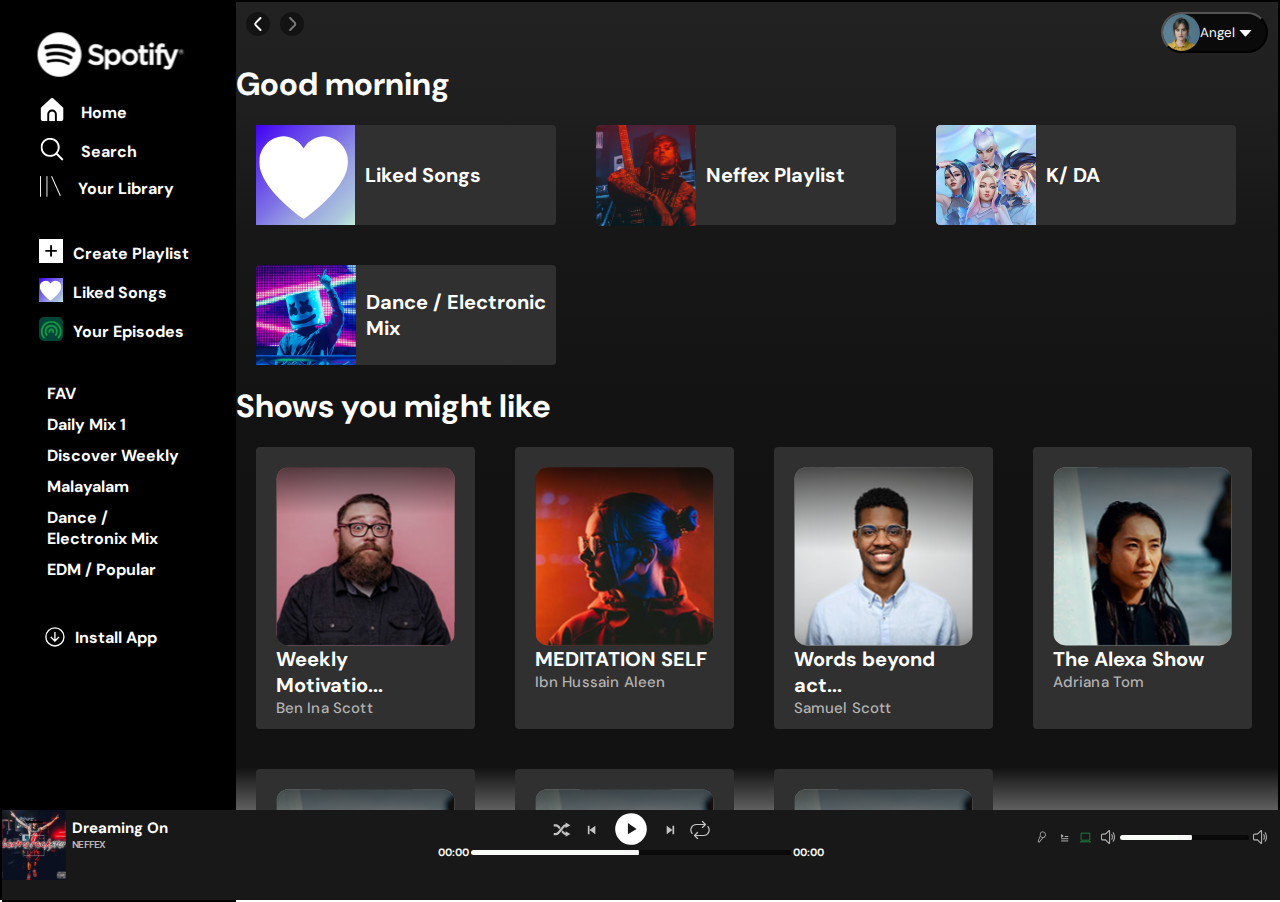
<file: index.html>
<!DOCTYPE html>
<html lang="en">
<head>
    <meta charset="UTF-8">
    <meta name="viewport" content="width=device-width, initial-scale=1.0">
    <title>SPOTIFY</title>
    <link rel="icon" sizes="16x16" type="image/png" href="https://open.spotifycdn.com/cdn/images/favicon16.1c487bff.png">
    <link rel="stylesheet" href="./styles.css">
</head>
<body>
    <div class="body">
        <div class="sidebar">
          <div id="spotify_logo"><img id=logo src="./assets/Spotify logo.svg"></div>
            
          <ul class="list list1">  
          <li><div><img class="logo1" src="./assets/fi-ss-home.svg"></div><a href="./index2.html">Home</a></li>
          <li><div><img class="logo1" src="./assets/fi-rs-search.svg"></div><a href="#">Search</a></li>
          <li><div><img class="logo1" src="./assets/library.svg"></div><a href="#">Your Library</a></li>
          </ul>
          <ul class="list">  
            <li><div><img class="logo1" id="plus_small" src="./assets/fi-ss-plus-small.svg"></div><a  href="#">Create Playlist</a></li>
            <li><div><img class="logo1" id="heart1" src="./assets/fi-ss-heart.svg"></div><a href="#">Liked Songs</a></li>
            <li><div><img class="logo1" id="publish" src="./assets/gg_media-podcast.svg"></div><a href="#">Your Episodes</a></li>
            </ul>
            <ul class="list">  
              <li><a href="#">FAV</a></li>
              <li><a href="#">Daily Mix 1</a></li>
              <li><a href="#">Discover Weekly</a></li>
              <li><a href="#">Malayalam</a></li>
              <li><a href="#">Dance / Electronix Mix</a></li>
              <li><a href="#">EDM / Popular</a></li>
              </ul>

             <div id="install"><img width="20px" height="20px" src="./assets/grommet-icons_install-option.svg"> <a href="">Install App</a></div>
        </div>
        <div class="main">
          <div class="navbar"><div class="nav1"><img src="./assets/fi-rr-angle-small-left.svg" alt=""><img src="./assets/fi-rr-angle-small-right.svg" alt=""></div><div class="nav2"><button><img src="./assets/Ellipse 3.svg" alt=""> Angel <img src="./assets/fi-ss-caret-down.svg" alt=""></button></div></div>
          <h1>Good morning</h1>
             <div id="sec_list">
                <div class="card1 "><img id="heart" width="33%" height="100%" src="./assets/fi-ss-heart.svg" alt=""><a href="">Liked Songs</a></div>
                <div class="card1"><img src="./assets/temp.svg" alt=""><a href="">Neffex Playlist</a></div>
                <div class="card1"><img src="./assets/Rectangle 2.svg" alt=""><a href="">K/ DA</a></div>
                <div class="card1"><img src="./assets/mashmellow.svg" alt=""><a href="">Dance / Electronic Mix</a></div>
             </div>
             <h1>Shows you might like</h1>
             <div id="sec_list">
                <div class="card2"><img src="./assets/Rectangle 16.svg" alt="">Weekly Motivatio...<p>Ben Ina Scott</p></div>
                <div class="card2"><img src="./assets/Rectangle 16 (1).svg" alt="">MEDITATION SELF<p>Ibn Hussain Aleen</p></div>
                <div class="card2"><img src="./assets/Rectangle 16 (2).svg" alt="">Words beyond act...<p>Samuel Scott</p></div>
                <div class="card2"><img src="./assets/Rectangle 16 (3).svg" alt="">The Alexa Show<p>Adriana Tom</p></div>
                <div class="card2"><img src="./assets/Rectangle 16 (3).svg" alt="">The Alexa Show<p>Adriana Tom</p></div>
                <div class="card2"><img src="./assets/Rectangle 16 (3).svg" alt="">The Alexa Show<p>Adriana Tom</p></div>
                <div class="card2"><img src="./assets/Rectangle 16 (3).svg" alt="">The Alexa Show<p>Adriana Tom</p></div>
              </div>
        </div>
        <div id="player">
          <div ><img class="Rectangle20" src="./assets/Rectangle 20.svg" alt=""></div>
          <div class="texthead"><div class="text1">Dreaming On</div>
          <div class="text2">NEFFEX</div></div>
          <!-- music player -->
          <div class="check">
            <div class="player_buttons">
              <img class="sound_buttons" src="./assets/raphael_shuffle.svg" alt="">
              <img class="sound_buttons" src="./assets/bx_bx-skip-previous.svg" alt="">
              <img id="play_puse" src="./assets/gridicons_play.svg" alt="">
              <img class="sound_buttons" src="./assets/bx_bx-skip-previous (1).svg" alt="">
              <img class="sound_buttons" src="./assets/Group.svg" alt="">
              
            </div>

            <div class="rangeButton"> <h6>00:00</h6><input class="range" type="range"><h6>00:00</h6></div>
          </div>
         
       
      <div class="sound_control">
        <img src="./assets/ph_microphone-stage.svg">
        <img src="./assets/carbon_query-queue.svg">
        <img src="./assets/carbon_laptop.svg" alt="">
        <img src="./assets/mute.svg" alt="">
        
       <input class="range" type="range">
       <img src="./assets/mute.svg" alt="">
      </div>
      </div>
         
    <div>
</body>
</html>
</file>
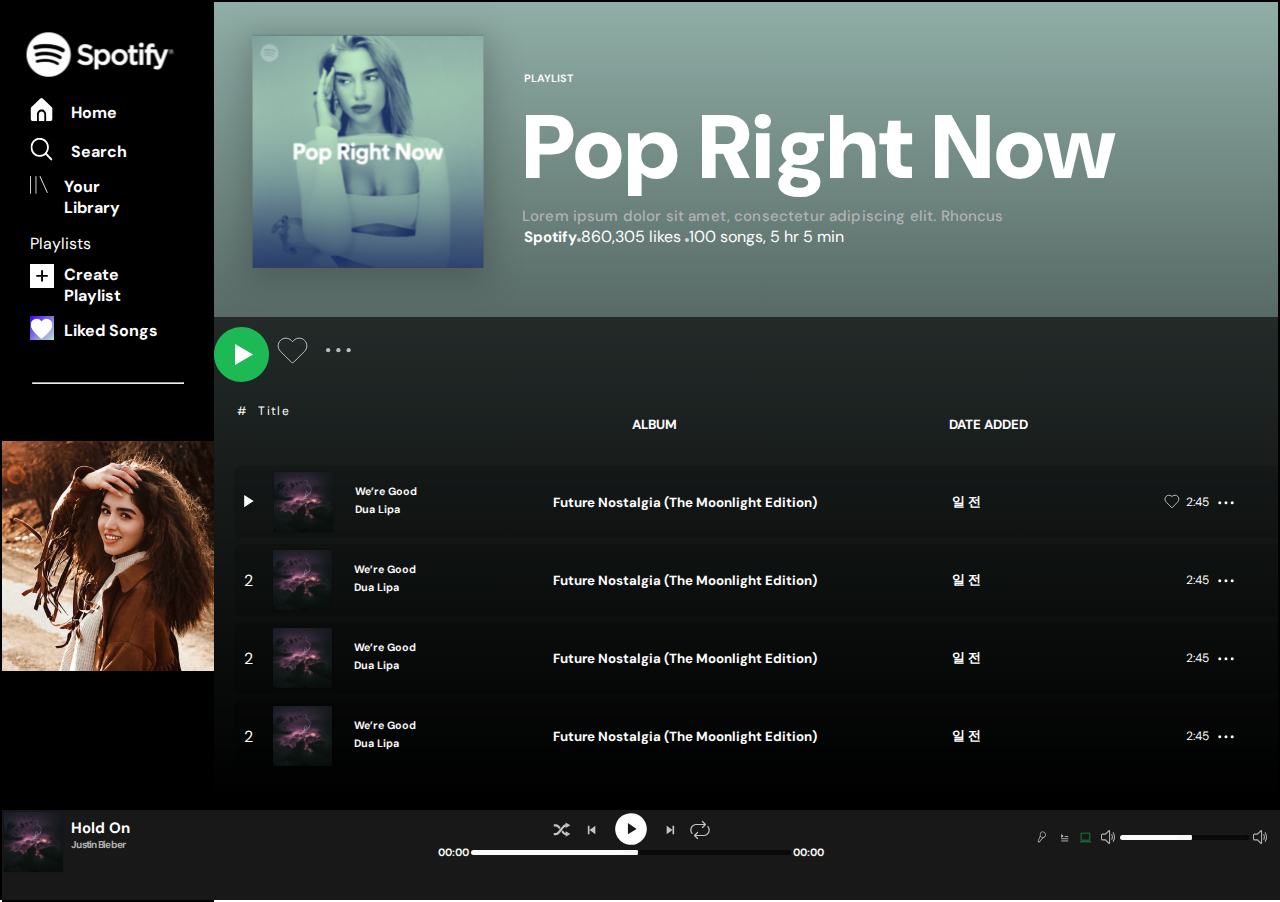
<file: index2.html>
<!DOCTYPE html>
<html lang="en">
<head>
    <meta charset="UTF-8">
    <meta name="viewport" content="width=device-width, initial-scale=1.0">
    <title>SPOTIFY</title>
    <link rel="icon" sizes="16x16" type="image/png" href="https://open.spotifycdn.com/cdn/images/favicon16.1c487bff.png">
    <link rel="stylesheet" href="./styles.css">
    <link rel="stylesheet" href="./styles2.css">
</head>
<body>
    <div class="body">
        <div class="sidebar">
          <div>
          <div class="logos"> <div id="spotify_logo"><img id=logo src="./assets/Spotify logo.svg"></div>
            
          <ul class="list list1">  
          <li class="select"><div><img class="logo1" src="./assets/fi-ss-home.svg"></div><a href="#">Home</a></li>
          <li><div><img class="logo1" src="./assets/fi-rs-search.svg"></div><a href="#">Search</a></li>
          <li><div><img class="logo1" src="./assets/library.svg"></div><a href="#">Your Library</a></li>
          </ul>
          <ul class="list"> 
            <li><div>Playlists</div></li> 
            <li><div><img class="logo1" id="plus_small" src="./assets/fi-ss-plus-small.svg"></div><a  href="#">Create Playlist</a></li>
            <li><div><img class="logo1" id="heart1" src="./assets/fi-ss-heart.svg"></div><a href="#">Liked Songs</a></li>
            </ul></div>
         
          </div>
          <hr>
            <div class="sidbar_albam">
              <img src="./assets/album art.svg" alt="">
             </div>


        </div>
        


        <div class="main">
          <div class="top">
            <div><img src="./assets/스크린샷 2021-03-16 오후 4.04 2.svg" alt=""></div>
           <div>
            <h6>PLAYLIST</h6>
            <div class="pop">Pop Right Now</div>
            <p>Lorem ipsum dolor sit amet, consectetur adipiscing elit. Rhoncus</p>
            <div><span class="spoti">Spotify</span><img src="./assets/Ellipse 8.svg">860,305 likes <img src="./assets/Ellipse 8.svg">100 songs, 5 hr 5 min</div> 
            
           </div>
        </div>

       
<div class="music_icon">
  <div class="play_buttons">
    <img class="thamp_img  play_butt" src="./assets/thumb_play.svg" alt="">
    <img class="thamp_img" src="./assets/heart_border.svg" alt="">
    <img class="thamp_img" src="./assets/more_big.svg" alt="">
  </div>
  <div class="music_head head_main">
    <div class="head1"><span class="hash"><span>#</span><span>Title</span> </span></div>
    <div class="head2"><h5>ALBUM</h5></div>
    <div class="head3"><h5>DATE ADDED</h5></div>
  
  </div>
  <div class="music_head">
    <div class="mus_head1"><span><img src="./assets/Polygon 2.svg" alt=""></span><img src="./assets/Rectangle 9.svg"> <span><h6>We’re Good</h6><h6>Dua Lipa</h6></span></div>
    
    <div class="mus_head2"><h5>Future Nostalgia (The Moonlight Edition)</h5></div>
    <div class="mus_head3"><h5>일 전</h5><div id="time" ><img src="./assets/ic_heart.svg" alt="">2:45<img src="./assets/more.svg" alt=""></div ></div>
  
  </div>
  <div class="music_head">
    <div class="mus_head1"><span>2</span><img src="./assets/Rectangle 9.svg"> <span><h6>We’re Good</h6><h6>Dua Lipa</h6></span></div>
    
    <div class="mus_head2"><h5>Future Nostalgia (The Moonlight Edition)</h5></div>
    <div class="mus_head3"><h5>일 전</h5><div id="time" ><img id="temp1" color="black" src="./assets/ic_heart.svg" alt="">2:45<img src="./assets/more.svg" alt=""></div ></div>
  
  </div>
  <div class="music_head">
    <div class="mus_head1"><span>2</span><img src="./assets/Rectangle 9.svg"> <span><h6>We’re Good</h6><h6>Dua Lipa</h6></span></div>
    
    <div class="mus_head2"><h5>Future Nostalgia (The Moonlight Edition)</h5></div>
    <div class="mus_head3"><h5>일 전</h5><div id="time" ><img id="temp1" color="black" src="./assets/ic_heart.svg" alt="">2:45<img src="./assets/more.svg" alt=""></div ></div>
  
  </div>
  <div class="music_head">
    <div class="mus_head1"><span>2</span><img src="./assets/Rectangle 9.svg"> <span><h6>We’re Good</h6><h6>Dua Lipa</h6></span></div>
    
    <div class="mus_head2"><h5>Future Nostalgia (The Moonlight Edition)</h5></div>
    <div class="mus_head3"><h5>일 전</h5><div id="time" ><img id="temp1" color="black" src="./assets/ic_heart.svg" alt="">2:45<img src="./assets/more.svg" alt=""></div ></div>
  
  </div>
  
  
 
</div>

        </div>
        <div id="player">
          <div ><img class="Rectangle20" src="./assets/Rectangle 9.svg" alt=""></div>
          <div class="texthead"><div class="text1">Hold On</div>
          <div class="text2">Justin Bieber</div></div>
          <!-- music player -->
          <div class="check">
            <div class="player_buttons">
              <img class="sound_buttons" src="./assets/raphael_shuffle.svg" alt="">
              <img class="sound_buttons" src="./assets/bx_bx-skip-previous.svg" alt="">
              <img id="play_puse" src="./assets/gridicons_play.svg" alt="">
              <img class="sound_buttons" src="./assets/bx_bx-skip-previous (1).svg" alt="">
              <img class="sound_buttons" src="./assets/Group.svg" alt="">
              
            </div>

            <div class="rangeButton"> <h6>00:00</h6><input class="range" type="range"><h6>00:00</h6></div>
          </div>
         
       
      <div class="sound_control">
        <img src="./assets/ph_microphone-stage.svg">
        <img src="./assets/carbon_query-queue.svg">
        <img src="./assets/carbon_laptop.svg" alt="">
        <img src="./assets/mute.svg" alt="">
        
       <input class="range" type="range">
       <img src="./assets/mute.svg" alt="">
      </div>
      </div>
         
    <div>
</body>
</html>
</file>
<file: styles.css>
@import url('https://fonts.googleapis.com/css2?family=DM+Sans:ital,opsz@0,9..40;1,9..40&family=Nunito+Sans:wght@300;400;700&display=swap');
*{
    font-family: 'DM Sans', sans-serif;
margin: 0px;
padding: 0px;
box-sizing: border-box;
}
.body{
    height: 100vh;
    width: 100vw;
    background: linear-gradient(180deg, #222 0%, #1F1F1F 11.64%, #171717 25.66%, #161616 32.94%, #151515 35.98%, #131313 44.89%, #121212 55.22%, #121212 75.34%, #121212 85.45%, rgba(18, 18, 18, 0.00) 100%);;
    display: flex;
    border: 2px solid black;
    
}
.sidebar{
     flex:1;
     height: 100vh;
    width: 25vw;
    background-color: black;
    padding: 30px;
    color: #FFF;
    display: flex;
    flex-direction: column;
   align-items: center;
    position: relative;
    
    overflow-y: auto;
    
    
}
.sidebar::-webkit-scrollbar {
    display: none;
  }

  .navbar{
    display: flex;
   margin-top: 10px;
   margin-bottom: 10px;
  }
  .nav1{
    flex: 1;
  }
  .nav2{
    flex: 1;
    display: flex;
    flex-flow: row-reverse nowrap;
  }
  .nav2>button{
    color: white;
    border-radius: 33px;
    background: #0A0A0A;
    width: 107px;
    height: 41px;
    display: flex;
    justify-content: flex-start;
    align-items: center;
    margin-right: 10px;
}
.nav2>img{
    margin-right: 10px;
}
.nav1>img{
    margin-left: 10px;
    border-radius: 16px;
    background:#131313;;
}
.main{
    flex:6;
    max-height: 100vh; 
    width: 100vw;
    color: #FFF;
    overflow-y: auto;
    
}
body::-webkit-scrollbar {
    display: none;
  }
#player{
    background: #181818;
    position: fixed;
    height: 10vh;
    width: 100vw;
    bottom: 0px;
    display: flex;
    
}

#logo{
    width: 90%;
    
    
}

.logo1{

    width:75%;
}
    #spotify_logo{
        margin-left: 0px;
        width: 13vw;
        display: flex;
        margin-bottom: 10px;
        display: flex;
    }
.list{

    margin-top: 5px;
    display: flex;
    flex-direction: column;
    justify-content: center;
    margin-bottom: 22px;
}
ul>li{
    display: flex;
    align-items:baseline;
    font-size: medium;
    margin-top: 5px;
    margin-bottom: 5px;
    margin-right: 5px;
    margin-left: 5px;
   
}
.list1{
   
    margin-right: 13px;
}

ul{
    align-items:baseline;

}
ul>li>img{
    margin-bottom: 10px;
    margin-right: 5px;
    margin-left: 5px;
    align-self: center;
    width: 20px;
    height: 25px;
}
a{
    color: #FFF;
    text-decoration: none;
    font-size: 100%;
    font-weight: 700;
    align-self: center;
    margin-left: 10px;
    margin-right: 10px;
    
}
a:hover{
    color: #004638;
    font-size: 101%;
   
}

#publish{
    background-color: #004638;
    border-radius: 5px;
    width: 24px;
}
#plus_small{
    background-color: #FFF;
    width: 24px;
}
#install{
    display: flex;
    margin-bottom: 30px;
    padding-top: 20px;
    margin-right: 25px;
}
.card1{
    border-radius: 4px;
    background: #303030;
    width: 300px;
    height: 100px;
    color: #FFF;

    font-family: DM Sans;
    font-size: 20px;
    
    font-weight: 700;
    margin: 20px;
    display: flex;
    align-items: center;
}
#sec_list{
display: flex;
flex-wrap: wrap;

}
.card2{
    border-radius: 4px;
    display: flex;
    flex-direction: column;
    background: #303030;
    width: 219px;
    height: 282px;
    color: #FFF;

    font-family: DM Sans;
    font-size: 20px;
    
    font-weight: 700;
    margin: 20px;
    padding: 20px;
    /* align-items: center; */
}
p{
color: #B3B3B3;
font-family: DM Sans;
font-size: 15px;
font-weight: 500;
letter-spacing: 0.15px;
}

#heart{
    
background: linear-gradient(135deg, #4000F4 0%, #603AED 22.48%, #7C6EE6 46.93%, #979FE1 65.71%, #A2B3DE 77.68%, #ADC8DC 88.93%, #C0ECD7 100%);
}  
#heart1{
    width: 24px;
    background: linear-gradient(135deg, #4000F4 0%, #603AED 22.48%, #7C6EE6 46.93%, #979FE1 65.71%, #A2B3DE 77.68%, #ADC8DC 88.93%, #C0ECD7 100%);
    }  
.rectangle20{
width: 63.587px;
height: 100vh;
flex-shrink: 0;
}
.text1{
    display: flex;
    color: #FFF;
    font-size: 15px;
    font-weight: 700;
   
}
.text2{
    color: #B3B3B3;
    font-family: DM Sans;
    font-size: 10px;
    font-style: normal;
    font-weight: 700;
    line-height: normal;
    letter-spacing: -0.75px;
}
.texthead{
    margin-left: 4px;
    margin-top: 6px;
    width: 18%;
    padding: 2px;
   
}
.player_buttons{
    display: flex;
 height: 30px;
    justify-content:center;
}
.check{
   align-items: center;
    width: 90vw;
}
.range_playerbutton{
    border: 2px solid red;
    display: flex;
   

}
.rangeButton{
    display: flex;
    justify-content: center;
    margin-top: 5px;
}
.rangeButton>input{
    
    width: 40%;
}
.range {
    /* width: 400px; */
    height: 5px;
    margin-top: 5px;
    -webkit-appearance: none;
    background: #111;
    outline: none;
    border-radius: 15px;
    overflow: hidden;
    box-shadow: inset 0 0 5px rgba(0, 0, 0, 1);
  }
  .range::-webkit-slider-thumb {
    -webkit-appearance: none;
    width: 15px;
    height: 15px;
    border-radius: 50%;
    background: #f7f8f7;
    cursor: pointer;
    /* border: 4px solid #333;  */
     box-shadow: -410px 0 0 400px #f9fcf9;
    /* box-shadow:500px 0 0 500px #f9fcf9; */
  }
  h6{
      color: #f7f8f7;
      margin-bottom: 4px;
      margin-left: 2px;
      margin-right: 2px;
  }
  .player_buttons>img{
     margin-left: 5px;
     margin-right: 5px;

  }
  .sound_control{
    display: flex;
    justify-content: center;
    height: 14px;
    margin-top: 20px;
    margin-right: 10px;
  }
  .sound_control>img{
    margin-left: 4px;
    margin-right: 5px;
  }
  #play_puse{
    height: 38px;
  }
  .sound_buttons{
    height: 20px;
    margin-top: 10px;
  }
@media screen and (max-width:910px) {

    .logo1{
    display: none;
   }
   /* .texthead{
    width: 10%;
   } */

   .Rectangle20{
    width: 30px;
    height: 50px;
   }
   #spotify_logo{

    width: 20vw;
    
}
}
</file>
<file: styles2.css>
.main{
    background: linear-gradient(180deg, #90AEA7 0%, #000 89.7%);
    /* background: rgb(28, 34, 33); */
    flex: 7;
}
.logos{
    display: flex;
    flex-direction: column;
    margin: auto;
    padding-bottom: 32px;
    align-items: center;
    height: 100%;
    width: 100%;
}
#spotify_logo{
    width: 13vw;
}
.sidebar{
   width:18vw;
   display: flex;
   align-items: center; 
}

.list{
    padding-right: 18px;
    align-items:start;
    margin-bottom: 0px;
}
.top{
    /* background: linear-gradient(180deg, #90AEA7 0%, #000 89.7%); */
    display: flex;
   align-items: center;
}
.pop{
color: #FFF;

font-size: 90px;
font-weight: 900;
}
.spoti{
color: #FFF;
font-size: 15px;
font-weight: 700;
line-height: 146.9%; /* 22.035px *
}
.thamp_img{
    width: 55px;
    height: 30px;
    /* margin: auto; */
 margin-left: 2px;

}
.pop>p{
    margin-left: 6px;
}
.sidbar_albam{
    width:18vw;
    display: flex;
}
.sidbar_albam>img{
    width: 100%;
    margin-top: 57px;
}
.play_butt{
    height: 55px;
    margin-top: 10px;
}
    .play_buttons{
        display: flex;
      
        align-items: center; 
    }
    .music_icon{
      
      
       background:rgb(0, 0, 0,0.60);
        height: 60%;
        width: 90vw;
        overflow-y: auto;
    }
    .music_icon::-webkit-scrollbar {
        display: none;
      }
.music_head{
    display: flex;
    margin-top: 6px;
  height: 8vh;
    background:rgb(0, 0, 0,0.15);
    /* border:2px solid white; */
    margin-left: 20px;
    margin-right: 20px;
    border-radius: 7px;
}
.head_main{
    background: none;
    margin-left: 16px;
}
    .head1{
        margin-left: 7px;
        margin-top: 15px;
        flex: 1;
        align-items: flex-start;
       
    
    }
   .hash{
   
    display: flex;
    gap: 10px;
   }
    .head2{
        flex: 1;
        display: flex;
        margin-right: 50px;
        align-items: center;
        
    }
  .head2>h5{
    margin-left: 64px;
  }
    .head3{
        flex: 1.2;
        align-items: center;
        display: flex;
        
        justify-content: start;
       
    }
   .head1>span{
    color: #FFF;
    font-family: Circular Std;
    font-size: 12px;
    font-weight: 400;
    letter-spacing: 1.32px;
    margin: auto;
   }
   .music_img{
    height: 8vh;
   }
  
   .mus_head1{
    flex: 1;
    display: flex;
    align-items: center;
    align-content: center;
    margin-left: 10px;
}
.mus_head1>span{
    margin-right: 18px;
}
.mus_head1>img{
    margin-right: 18px;
}

   .mus_head2{
    flex: 1;
    align-items: flex-start;
    display: flex;
    align-items: center;
}
   .mus_head3{
    flex: 1.5;
    align-items: center;
    display: flex;
    margin-right: 20px;
    justify-content: space-around;
   }
   .mus_head3>img{
    margin-top: 15px;
    margin-right: 10px;
   }
   #time{
    /* margin-top: 20px; */
    font-size: 12px;
    font-weight: 400;
    display: flex;
    align-items: center;
    gap: 4px;
    justify-content: center;
    /* margin-right: 90px; */
   }
   hr{
    width:100%;
    color: rgb(78, 79, 80);
   }
   
 #temp1{
   
    opacity: 0;
 }
</file>
